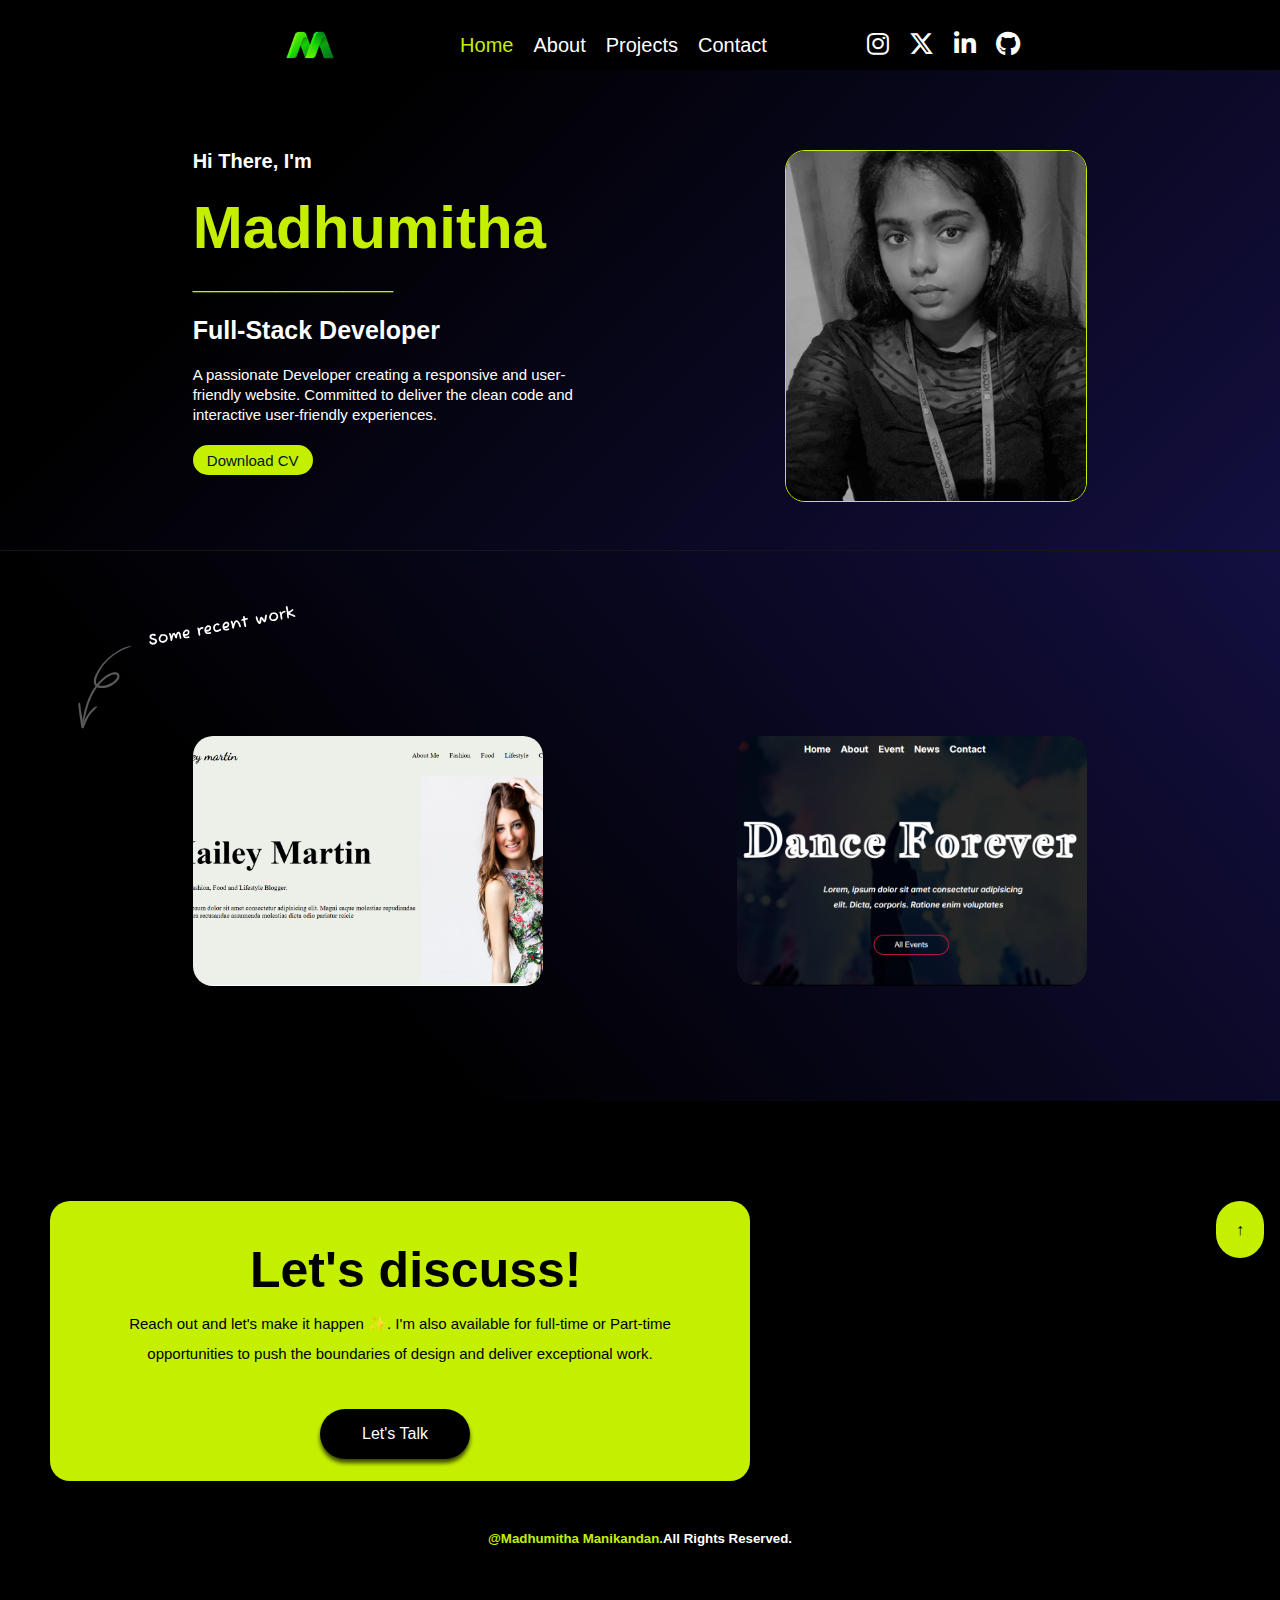
<file: index.html>
<!DOCTYPE html>
<html lang="en">
<head>
    <meta charset="UTF-8">
    <meta name="viewport" content="width=device-width, initial-scale=1.0">
    <title>Document</title>
    <link rel="stylesheet" href="index.css">
    <link rel="stylesheet" href="https://cdnjs.cloudflare.com/ajax/libs/font-awesome/6.7.2/css/all.min.css" integrity="sha512-Evv84Mr4kqVGRNSgIGL/F/aIDqQb7xQ2vcrdIwxfjThSH8CSR7PBEakCr51Ck+w+/U6swU2Im1vVX0SVk9ABhg==" crossorigin="anonymous" referrerpolicy="no-referrer" />
</head>
<body>
    <div class="back">
        <div class="logo">
            <img src="images/logo2.png" alt=""  class="im">
        <ul class="menu">
            <li><a href="#" class="m1"><span>Home</span></a></li>
            <li><a href="about.html" class="m1">About</a></li>
            <li><a href="project.html" class="m1">Projects</a></li>
            <li><a href="contact.html" class="m1">Contact</a></li>
        </ul>
            <ul class="media">
                <li class="social"><a href=""><i class="fa-brands fa-instagram fa-lg"></i></a></li>
                <li class="social"><a href=""><i class="fa-brands fa-x-twitter fa-lg"></i></a></li>
                <li class="social"><a href=""><i class="fa-brands fa-linkedin-in fa-lg"></i></a></li>
                <li class="social"><a href=""><i class="fa-brands fa-github fa-lg"></i></a></li>
            </ul>
        </div>
        <div class="details">
            <div class="mdeta">
        <h2 class="hi">Hi There, I'm</h2>
        <h2 class="name">Madhumitha</h2>
        <h2 class="dash">____________</h2>
        <h2 class="full">Full-Stack Developer</h2>
        <p class="para">A passionate Developer creating a responsive and user-friendly website. Committed to deliver the clean code and interactive user-friendly experiences.</p>
        <a href="images/Madhumitha Front-end.pdf" class="cv">Download CV</a></div>
        <div class="image">
            <img src="images/image.png" class="image1" alt="" width="400px" height="500px">
        </div>     
    </div></div>

    <div class="main">
        <img src="images/work-scribble.svg" alt="" class="scrib">
        <div class="pages">
            <img src="images/Personal.png" alt="" class="blog">
            <img src="images/Event.png" alt="" class="blog">
        </div>
    </div>

    <div class="main1">
        <div class="discuss">
            <h2 class="let">Let's discuss!</h2>
            <p class="para1">Reach out and let's make it happen ✨. I'm also available for full-time or Part-time opportunities to push the boundaries of design and deliver exceptional work.</p>
            <a href="contact.html" class="talk">Let's Talk</a>
        </div>
        <h5 class="rights"><span>@Madhumitha Manikandan.</span> All Rights Reserved.</h5>
        <a href="#" class="top">&#8593;</a>
    </div>
    
</body>
</html>
</file>
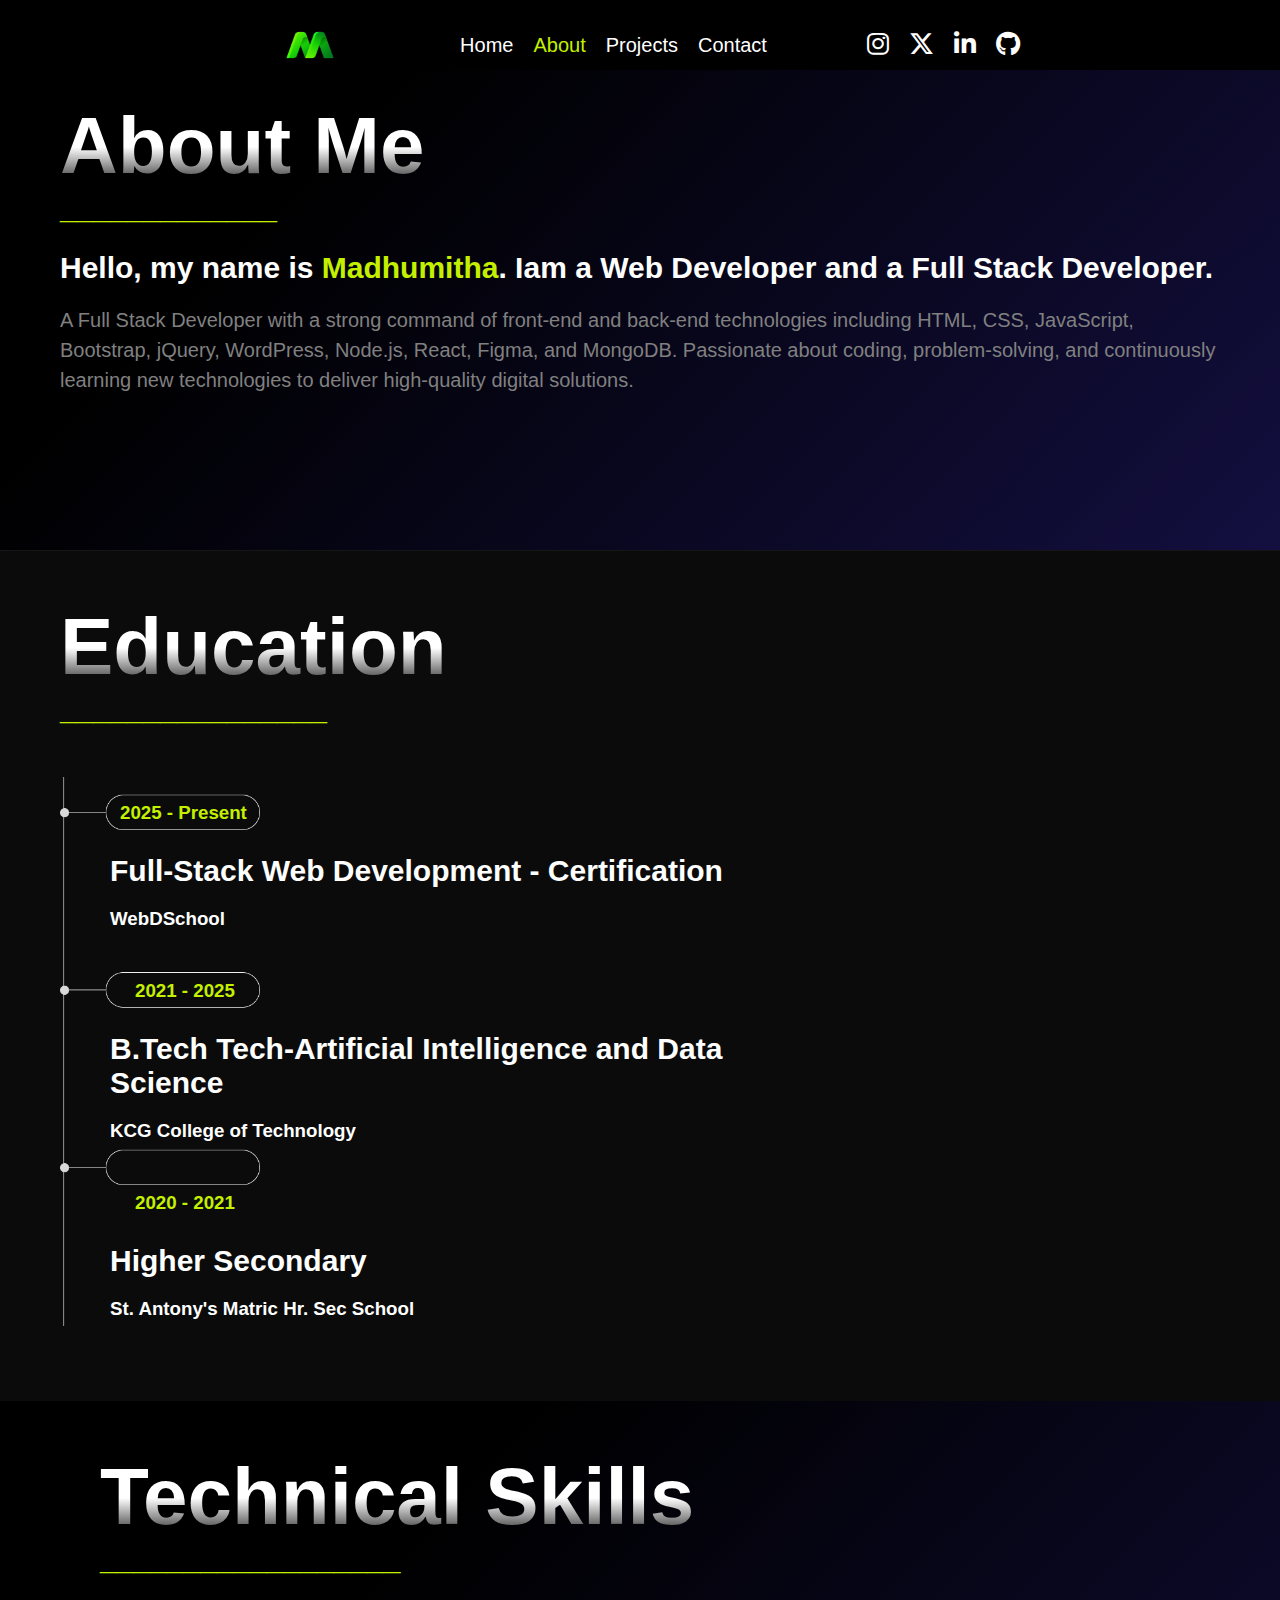
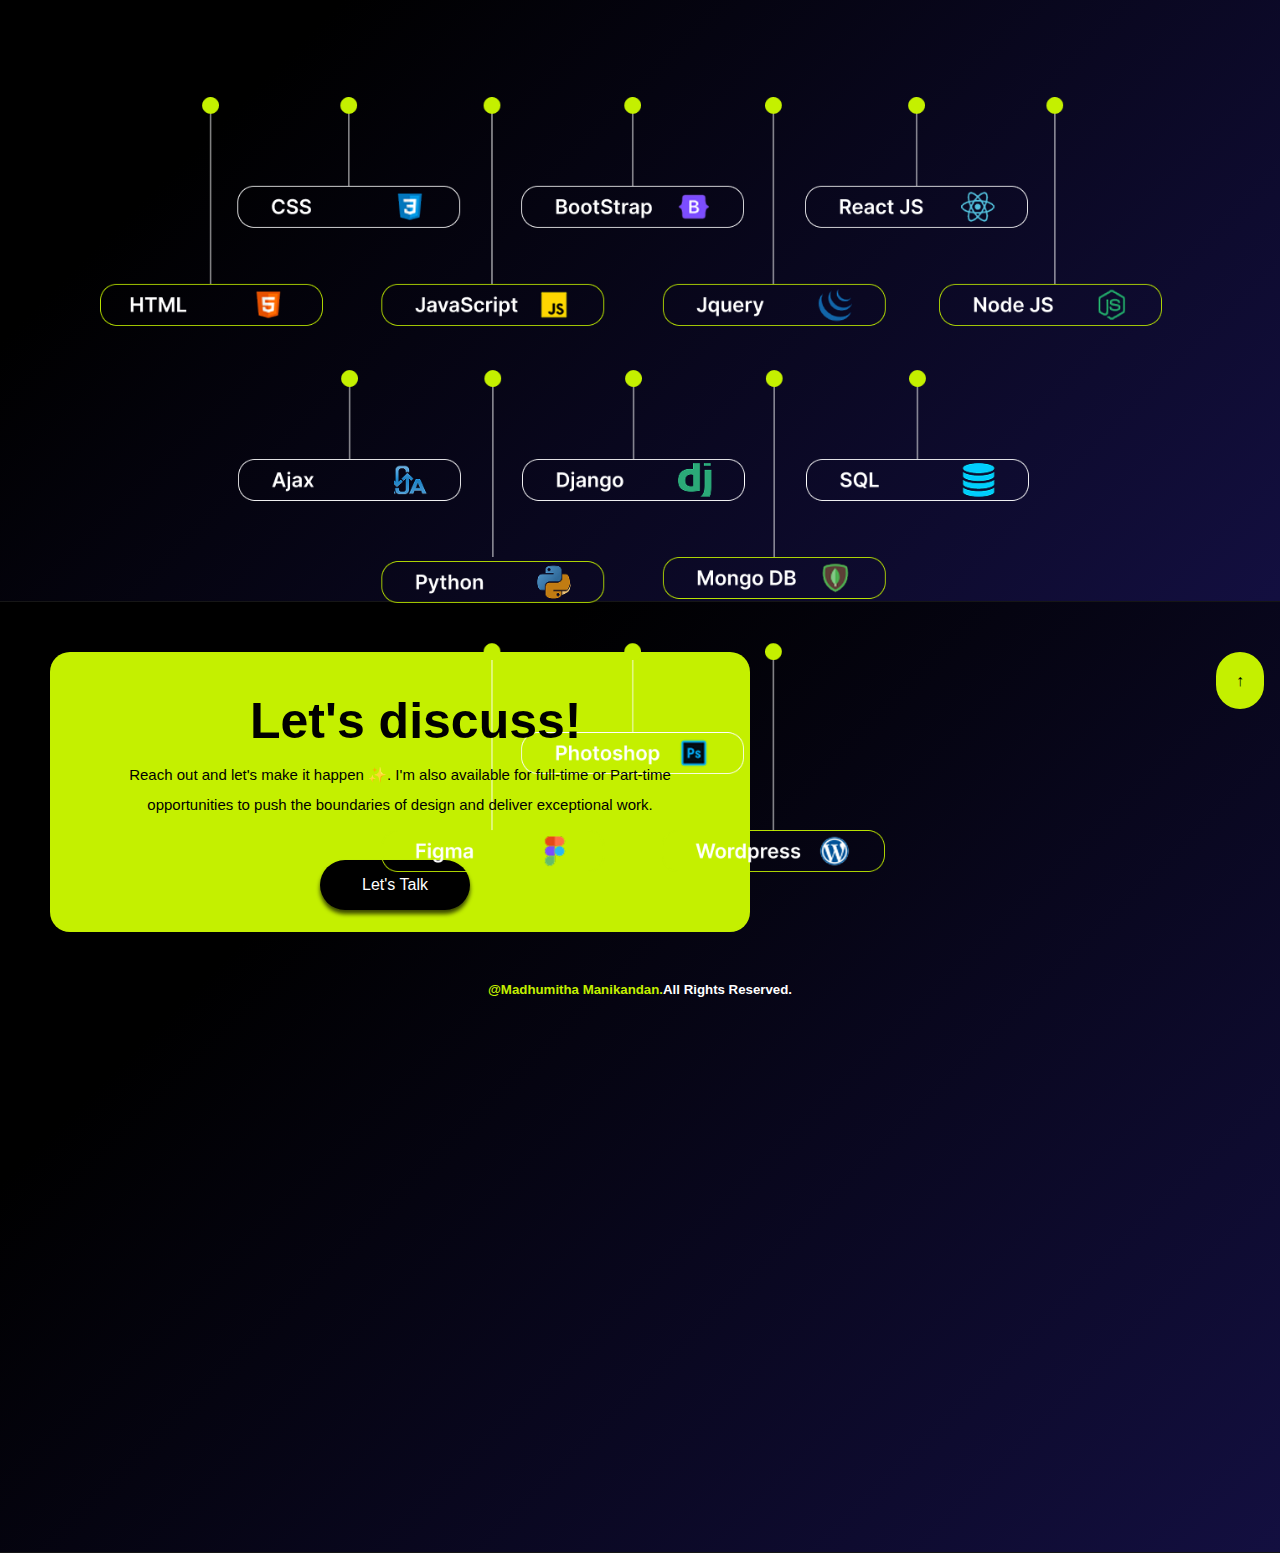
<file: about.html>
<!DOCTYPE html>
<html lang="en">
<head>
    <meta charset="UTF-8">
    <meta name="viewport" content="width=device-width, initial-scale=1.0">
    <title>Document</title>
    <link rel="stylesheet" href="about.css">
    <link rel="stylesheet" href="index.css">
        <link rel="stylesheet" href="https://cdnjs.cloudflare.com/ajax/libs/font-awesome/6.7.2/css/all.min.css" integrity="sha512-Evv84Mr4kqVGRNSgIGL/F/aIDqQb7xQ2vcrdIwxfjThSH8CSR7PBEakCr51Ck+w+/U6swU2Im1vVX0SVk9ABhg==" crossorigin="anonymous" referrerpolicy="no-referrer" />

</head>
<body>
    <div class="back">
    <div class="logo">
            <img src="images/logo2.png" alt=""  class="im">
        <ul class="menu">
            <li><a href="index.html" class="m1">Home</a></li>
            <li><a href="about.html" class="m1"><span>About</span></a></li>
            <li><a href="project.html" class="m1">Projects</a></li>
            <li><a href="contact.html" class="m1">Contact</a></li>
        </ul>
            <ul class="media">
                <li class="social"><a href=""><i class="fa-brands fa-instagram fa-lg"></i></a></li>
                <li class="social"><a href=""><i class="fa-brands fa-x-twitter fa-lg"></i></a></li>
                <li class="social"><a href=""><i class="fa-brands fa-linkedin-in fa-lg"></i></a></li>
                <li class="social"><a href=""><i class="fa-brands fa-github fa-lg"></i></a></li>
            </ul>
        </div>
        <div class="det">
        <h2 class="about">About Me</h2>
        <h2 class="dash">_____________</h2>
        <h2 class="dev">Hello, my name is <span>Madhumitha</span>. Iam a Web Developer and a Full Stack Developer.</h2>
        <p class="para2">A Full Stack Developer with a strong command of front-end and back-end technologies including HTML, CSS, JavaScript, Bootstrap, jQuery, WordPress, Node.js, React, Figma, and MongoDB. Passionate about coding, problem-solving, and continuously learning new technologies to deliver high-quality digital solutions.</p>
    </div>
    </div>

    <div class="back1">
        <h2 class="about">Education</h2>
        <h2 class="dash">________________</h2>
        <div class="li">
            <h3 class="pre">2025 - Present</h3>
            <h2 class="st">Full-Stack Web Development - Certification</h2>
            <h3 class="sc">WebDSchool</h3>
            <h3 class="pre1">2021 - 2025</h3>
            <h2 class="st">B.Tech Tech-Artificial Intelligence and Data Science</h2>
            <h3 class="sc">KCG College of Technology</h3>
            <h3 class="pre1">2020 - 2021</h3>
            <h2 class="st">Higher Secondary</h2>
            <h3 class="sc">St. Antony's Matric Hr. Sec School</h3>
        </div>
    </div>

<div class="back3">
    <h2 class="about">Technical Skills</h2>
    <h2 class="dash">__________________</h2>
    <img src="images/Group 405.png" alt="" class="sk">
</div>
    <div class="back2">
       <div class="discuss">
            <h2 class="let">Let's discuss!</h2>
            <p class="para1">Reach out and let's make it happen ✨. I'm also available for full-time or Part-time opportunities to push the boundaries of design and deliver exceptional work.</p>
            <a href="contact.html" class="talk">Let's Talk</a>
        </div>
        <h5 class="rights"><span>@Madhumitha Manikandan.</span> All Rights Reserved.</h5>
        <a href="#" class="top">&#8593;</a>
    </div> 
    </div>
</body>
</html>
</file>
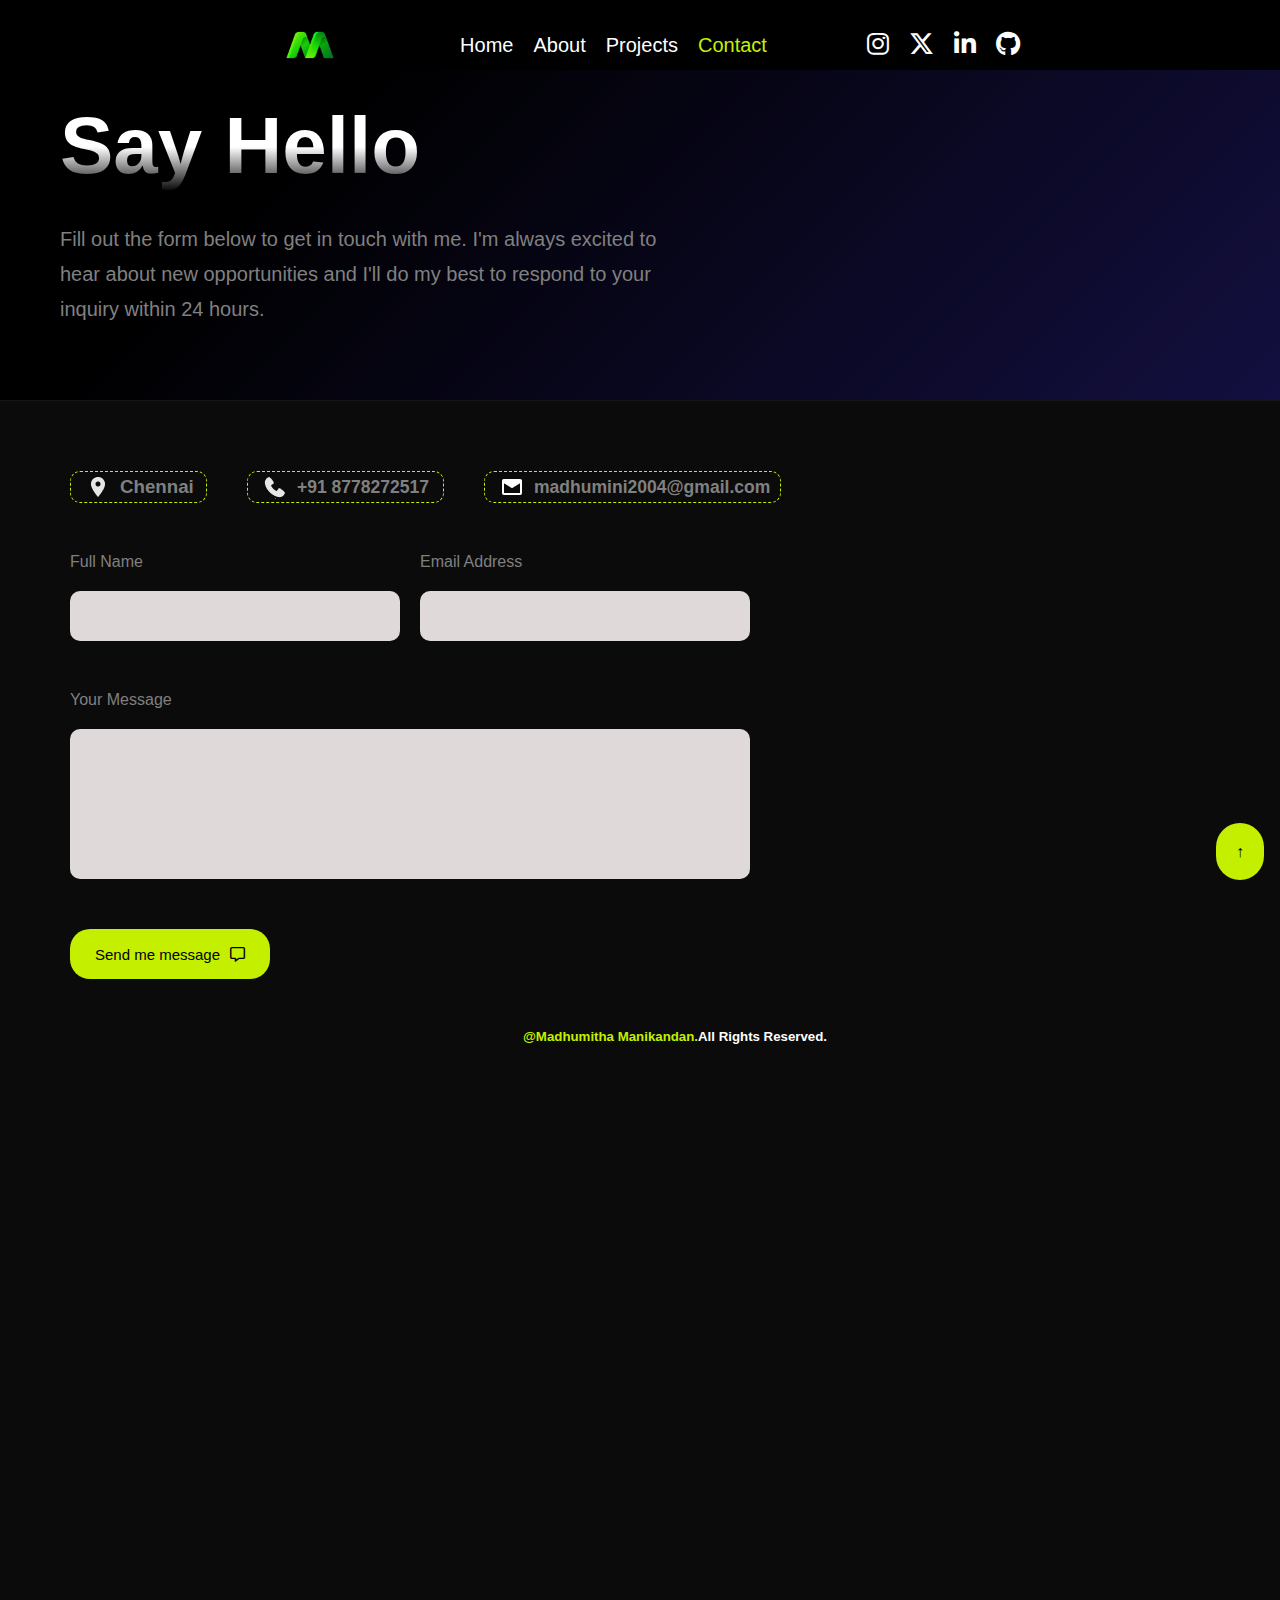
<file: contact.html>
<!DOCTYPE html>
<html lang="en">
<head>
    <meta charset="UTF-8">
    <meta name="viewport" content="width=device-width, initial-scale=1.0">
    <title>Document</title>
    <link rel="stylesheet" href="contact.css">
    <link rel="stylesheet" href="index.css">
    <link rel="stylesheet" href="about.css">
    <link rel="stylesheet" href="https://cdnjs.cloudflare.com/ajax/libs/font-awesome/6.7.2/css/all.min.css" integrity="sha512-Evv84Mr4kqVGRNSgIGL/F/aIDqQb7xQ2vcrdIwxfjThSH8CSR7PBEakCr51Ck+w+/U6swU2Im1vVX0SVk9ABhg==" crossorigin="anonymous" referrerpolicy="no-referrer" />
</head>
<body>
    <div class="back4">
        <div class="logo">
            <img src="images/logo2.png" alt=""  class="im">
        <ul class="menu">
            <li><a href="index.html" class="m1">Home</a></li>
            <li><a href="about.html" class="m1">About</a></li>
            <li><a href="project.html" class="m1">Projects</a></li>
            <li><a href="contact.html" class="m1"><span>Contact</span></a></li>
        </ul>
            <ul class="media">
                <li class="social"><a href=""><i class="fa-brands fa-instagram fa-lg"></i></a></li>
                <li class="social"><a href=""><i class="fa-brands fa-x-twitter fa-lg"></i></a></li>
                <li class="social"><a href=""><i class="fa-brands fa-linkedin-in fa-lg"></i></a></li>
                <li class="social"><a href="https://github.com/monkey200403"><i class="fa-brands fa-github fa-lg"></i></a></li>
            </ul>
        </div>
        <div class="det">
        <h2 class="about">Say Hello</h2>
        <p class="fil">Fill out the form below to get in touch with me. I'm always excited to hear about new opportunities and I'll do my best to respond to your inquiry within 24 hours.</p>
    </div>
    </div>

    <div class="back5">
        <div class="box">
        <div class="box1">
            <img src="images/mdi_location (1).png" class="img1">
            <h3>Chennai</h3>
        </div>
        <div class="box2">
            <img src="images/mingcute_phone-fill (2).png" class="img1">
            <h3>+91 8778272517</h3>
        </div>
        <div class="box3">
            <img src="images/line-md_email-filled.png" class="img1">
            <h3>madhumini2004@gmail.com</h3>
        </div>
        </div>
        <div class="con">
        <div class="con1">
        <p class="na">Full Name</p>
        <input type="text" class="te">
        </div>
        <div class="con2">
        <p class="na">Email Address</p>
        <input type="email" class="te">
        </div>
        </div>
        <p class="na">Your Message</p>
        <input type="text" class="te1">
        <a href="" class="butt">Send me message <i class="fa-regular fa-message" style="color: #000000;"></i></a>
        <h5 class="rights"><span>@Madhumitha Manikandan.</span> All Rights Reserved.</h5>
        <a href="#" class="top">&#8593;</a>
    </div>
    
</body>
</html>
</file>
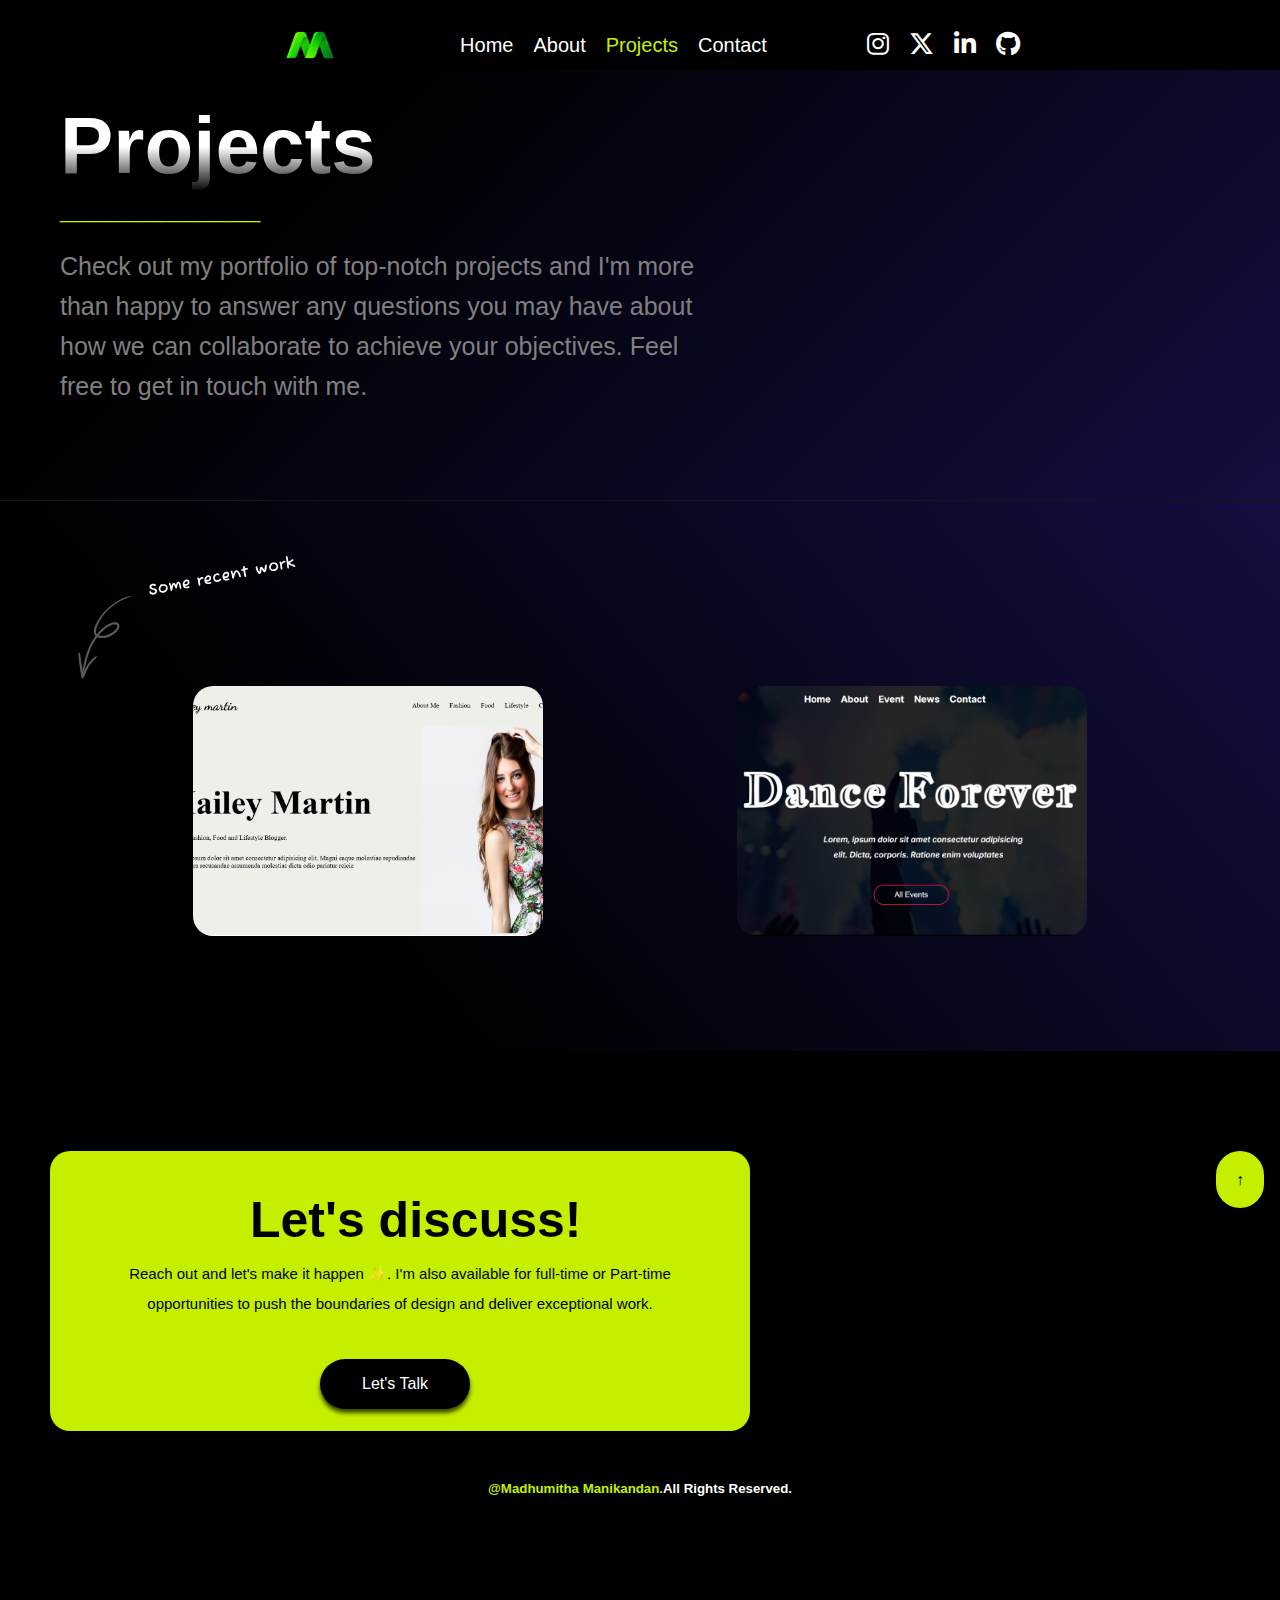
<file: project.html>
<!DOCTYPE html>
<html lang="en">
<head>
    <meta charset="UTF-8">
    <meta name="viewport" content="width=device-width, initial-scale=1.0">
    <title>Document</title>
    <link rel="stylesheet" href="index.css">
    <link rel="stylesheet" href="project.css">
    <link rel="stylesheet" href="about.css">
    <link rel="stylesheet" href="https://cdnjs.cloudflare.com/ajax/libs/font-awesome/6.7.2/css/all.min.css" integrity="sha512-Evv84Mr4kqVGRNSgIGL/F/aIDqQb7xQ2vcrdIwxfjThSH8CSR7PBEakCr51Ck+w+/U6swU2Im1vVX0SVk9ABhg==" crossorigin="anonymous" referrerpolicy="no-referrer" />
</head>
<body>
    <div class="back6">
        <div class="logo">
            <img src="images/logo2.png" alt=""  class="im">
        <ul class="menu">
            <li><a href="index.html" class="m1">Home</a></li>
            <li><a href="about.html" class="m1">About</a></li>
            <li><a href="project.html" class="m1"><span>Projects</span></a></li>
            <li><a href="contact.html" class="m1">Contact</a></li>
        </ul>
            <ul class="media">
                <li class="social"><a href=""><i class="fa-brands fa-instagram fa-lg"></i></a></li>
                <li class="social"><a href=""><i class="fa-brands fa-x-twitter fa-lg"></i></a></li>
                <li class="social"><a href=""><i class="fa-brands fa-linkedin-in fa-lg"></i></a></li>
                <li class="social"><a href=""><i class="fa-brands fa-github fa-lg"></i></a></li>
            </ul>
        </div>
        <div class="det">
        <h2 class="about">Projects</h2>
        <h2 class="dash">____________</h2>
        <p class="para5">Check out my portfolio of top-notch projects and I'm more than happy to answer any questions you may have about how we can collaborate to achieve your objectives. Feel free to get in touch with me.</p>
    </div>
    </div>

    <div class="main">
        <img src="images/work-scribble.svg" alt="" class="scrib">
        <div class="pages">
            <img src="images/Personal.png" alt="" class="blog">
            <img src="images/Event.png" alt="" class="blog">
        </div>
    </div>

    <div class="main1">
        <div class="discuss">
            <h2 class="let">Let's discuss!</h2>
            <p class="para1">Reach out and let's make it happen ✨. I'm also available for full-time or Part-time opportunities to push the boundaries of design and deliver exceptional work.</p>
            <a href="contact.html" class="talk">Let's Talk</a>
        </div>
        <h5 class="rights"><span>@Madhumitha Manikandan.</span> All Rights Reserved.</h5>
        <a href="#" class="top">&#8593;</a>
    </div>
</body>
</html>
</file>
<file: index.css>
*{
    margin: 0;
    padding: 0;
}
@import url('https://fonts.googleapis.com/css2?family=Open+Sans:ital,wght@0,300..800;1,300..800&display=swap');
.back{
    width: 100%;
    height: 700px;
    background-color: #130f40;
    border-bottom: 1px solid rgb(22, 22, 22);
    background-image: linear-gradient(315deg, #130f40 0%, #000000 74%);
}
.m1,.mdeta,.discuss,.rights,.det,.back1,.back3,.back6,.back5{
    font-family: "Open Sans", sans-serif;
  font-optical-sizing: auto;
  font-weight: 100px;
  font-style: normal;
}
html{
    scroll-behavior: smooth;
}
.m1{
    text-decoration: none;
}
.logo{
    position: fixed;
    top: 0;
    background-color: #000000;
    width: 100%;
}
.fa-lg,.m1{
    color: white;
}
.fa-lg:hover,.m1:hover{
    color: rgb(196, 240, 0, 1);
}
.top{
text-decoration: none;  
  position: sticky;
  bottom: 20px;      
  left:95%; 
  text-decoration: none;
  padding: 20px;
  font-family: sans-serif;
  color: black;
  background:rgb(196, 240, 0, 1) ;
  border-radius: 100px;
}
.media{
    display: flex;
    gap: 30px;
    font-size: 18px;
    list-style: none;
}
.menu{
    display: flex;
    gap: 80px;
    font-size: 18px;
    list-style: none;
}
.logo{
    padding-top: 20px;
    display: flex;
    align-items: center;
    justify-content: center;
    gap: 350px;
}
.im{
    width :110px;
}
.hi{
    color: white;
    margin-bottom: 20px;
}
.name{
    color: rgb(196, 240, 0, 1);
    font-size: 80px;
}
.dash{
    color: rgb(196, 240, 0, 1);
    font-size: 30px;
    margin-bottom: 20px;
}
.para{
    width: 500px;
    font-size: 19px;
    line-height: 35px;
    color: white;
    margin-bottom: 20px;
}
.full{
    font-size: 30px;
    color: white;
    margin-bottom: 20px;
}
.cv{
    width: 170px;
    height: 50px;
    background-color: rgb(196, 240, 0, 1);
    border-radius: 20px;
    display: flex;
    flex-wrap: wrap;
    justify-content: center;
    align-items: center;
    text-decoration: none;
    color: #021528;
    font-size: 18px;
}
.cv:hover{
    background-color: transparent;
    border: 1px solid rgb(196, 240, 0, 1);
    color: white;
}
.details{
    display: flex;
    padding-top: 150px;
    justify-content: space-evenly;
}
.image1{
    border-radius: 20px;
    border: 1px solid rgb(196, 240, 0, 1);
    object-fit: cover;
}
.main{
    width: 100%;
    height: 700px;
    background-image: -webkit-linear-gradient(220deg, #130f40 0%, #000000 74%);
    background-image: linear-gradient(230deg, #130f40 0%, #000000 74%);
}
.scrib{
    margin-top: 50px;
    margin-left: 60px;
}
.blog{
    width: 700px;
    height: 400px;
    border-radius: 20px;
    object-fit: cover;
}
.pages{
    display: flex;
    justify-content: space-evenly;
}
.main1{
    width: 100%;
    height: 500px;
    background-color: black;
    padding-top: 150px;
}
.discuss{
    width: 80%;
    height: 350px;
    background-color:rgb(196, 240, 0, 1);
    margin-left: 160px;
    border-radius: 20px;
}
.let{
    font-size: 80px;
    padding-left: 30%;
    padding-top: 40px;
}
.para1{
    width: 800px;
    text-align: center;
    padding-left: 200px;
    line-height: 30px;
    padding-top: 10px;
    font-size: 20px;
}
.talk{
    width: 150px;
    height: 50px;
    background-color: black;
    display: flex;
    justify-content: center;
    align-items: center;
    text-decoration: none;
    color: white;
    border-radius: 100px;
    margin-left: 520px;
    margin-top: 40px;
    box-shadow: 0px 4px 4px 0px rgba(0, 0, 0, 0.70);
}
span{
    color: rgb(196, 240, 0, 1);
}
.rights{
    display: flex;
    justify-content: center;
    margin-top: 70px;
    color: white;
}







@media screen and (max-width : 600px) {
    .logo{
        gap: 30px;
    }
    .im{ 
        width: 50px;
    }
    .menu,.media{
    gap: 10px;
    font-size: 10px;
    list-style: none;
}
.back{
    height: 280px;
}
.hi{
    margin-bottom: 10px;
    font-size: 10px;
}
.name{
    font-size: 30px;
}
.dash{
    font-size: 10px;
     margin-bottom: 10px;
}
.details{
    padding-top: 80px;
}
.full{
    font-size: 15px;
     margin-bottom: 10px;
}
.para{
    width: 200px;
    font-size: 8px;
    line-height: 10px;
    margin-bottom: 10px;
}
.cv{
    width: 80px;
    height: 20px;
    font-size: 10px;
}
.image1{
    width: 100px;
    height: 150px;
}
   .scrib{
    margin-top: 20px;
    margin-left: 30px;
    width: 100px;
   } 
   .blog{
    width: 150px;
    height: 100px;
    border-radius: 5px;
   }
   .main1{
    height: 450px;
    padding-top: 50px;
   }
   .main{
    height: 250px;
   }
   .discuss{
    width: 90%;
    height: 160px;
    margin-left: 20px;
   }
   .let{
    font-size: 30px;
    padding-left: 85px;
    padding-top: 20px;
   }
   .para1{
    width: 300px;
    font-size: 8px;
    padding-left: 40px;
    line-height: 15px;
   }
   .talk{
    width: 80px;
    height: 30px;
    font-size: 10px;
    margin-left: 150px;
    margin-top: 20px;
   }
   .rights{
    margin-top: 40px;
    font-size: 10px;
   }
}

@media (min-width: 650px) and (max-width: 1500px) {
    .back,.main{
        height: 550px;
    }
    .logo{
        gap: 100px;
    }
    .m1{
        font-size: 20px;
    }
    .im{
        width: 100px;
    }
    .menu,.media{
    gap: 20px;
    font-size: 20px;
}
.hi{
    font-size: 20px;
}
.name{
    font-size: 60px;
}
.full{
    font-size: 25px;
}
.para{
    font-size: 15px;
    width: 400px;
    line-height: 20px;
}
.cv{
    width: 120px;
    height: 30px;
    font-size: 15px;
}
.image1{
    width: 300px;
    height: 350px;
}
.blog{
    width: 350px;
    height: 250px;
}
.main1{
    height:900px;
    padding-top: 100px;
}
.discuss{
    width: 700px;
    height: 280px;
    margin-left: 50px;
}
.let{
    font-size: 50px;
    padding-left: 200px;
}
.para1{
    width: 600px;
    font-size: 15px;
    padding-left: 50px;
}
.talk{
    margin-left: 270px;
}
.rights{
    margin-top: 50px;
}
}
</file>
<file: about.css>
*{
    margin: 0;
    padding: 0;
}
body{
    color:#FFF;
}
.about{
    font-size: 100px;
    background: linear-gradient(180deg, #FFF 50.98%, #000 100%);
background-clip: text;
-webkit-background-clip: text;
-webkit-text-fill-color: transparent;

}
.det{
    padding-top: 150px;
padding-left: 150px;
}
.dev{
    color: white;
    padding-top: 20px;
    font-size: 40px;
}
.para2{
    width: 80%;
    padding-top: 20px;
    line-height: 35px;
    font-size: 20px;
    color: gray;
}
.back1{
    height: 800px;
    background-color: rgb(11, 11, 11);
    padding-left: 150px;
    padding-top: 50px;
}
.li{
    background: url(images/Group\ 401.png);
    height: 900px;
    width: 200px;
    margin-top: 50px;
    background-size: contain;
    background-repeat: no-repeat;
}
.pre{
    color:rgb(196, 240, 0, 1) ;
    padding-top: 25px;
    padding-left: 60px;
}
.st{
    font-size: 30px;
    width: 900px;
    padding-top: 30px;
    padding-left: 50px;
}
.sc{
    padding-top: 20px;
    padding-left: 50px;
    width: 600px;
}
.pre1{
    padding-top: 50px;
    padding-left: 75px;
    color:rgb(196, 240, 0, 1) ;
}
.back2{
    width: 100%;
    height: 600px;
    background-color: #130f40;
    border-bottom: 1px solid rgb(22, 22, 22);
    background-image: linear-gradient(315deg, #130f40 0%, #000000 74%);
    padding-top: 200px;
}
.back3{
    height: 1200px;
    background-color: #130f40;
    border-bottom: 1px solid rgb(22, 22, 22);
    background-image: linear-gradient(315deg, #130f40 0%, #000000 74%);
    padding-top: 200px;
    padding-left: 150px;
    padding-top: 50px;
}
.let,.para1{
    color: black;
}
.sk{
    width:80%;
    margin-top: 100px;
    margin-left: 80px;
}



@media screen and (max-width: 600px) {
     .about{
        font-size: 40px;
     }
     .back1{
        padding-left: 40px;
        padding-top: 20px;
        height: 680px;
     }
     .det{
        padding-left: 40px;
        padding-top: 60px;
     }
     .dev{
        padding-top: 5px;
        font-size: 15px;
     }
     .para2{
        width: 95%;
        padding-top: 10px;
        line-height: 15px;
        font-size:11px;
     }

     .li{
        width: 200px;
        margin-top: 30px;
     }
    .pre{
    padding-top: 25px;
    padding-left: 65px;
}
.st{
    font-size: 18px;
    width: 270px;
    padding-top: 30px;
    padding-left: 50px;
}
.sc{
    padding-top: 20px;
    padding-left: 50px;
    width: 260px;
}
.pre1{
    padding-top: 43px;
    padding-left: 75px;
}
.back2{
    padding-top: 50px;
    height: 500px;
}
.back3{
    height: 400px;
    padding-left: 40px;
    padding-top: 20px;
}
.sk{
    width: 300px;
    margin-top: 50px;
    margin-left: 0px;
}


}

@media (min-width: 650px) and (max-width: 1500px){
  .det{
    padding-top: 100px;
    padding-left: 60px;
}
.about{
    font-size: 80px;
}
.back1{
    height: 1200px;
}
.dev{
    color: white;
    padding-top: 5px;
    font-size: 30px;
}
.st{
    width: 690px;
}
.para2{
    width: 95%;
    padding-top: 20px;
    line-height: 30px;
    font-size: 20px;
} 
.back1{
    padding-left:60px ;
    height: 800px;
}
.back2{
    height: 900px;
    padding-top: 50px;
}
.back3{
    height: 750px;
    padding-left: 100px;
}
.sk{
    margin-left: 0px;
    width: 90%;
}
}
</file>
<file: contact.css>
*{
    margin: 0;
    padding: 0;
}
.back4{
    width: 100%;
    height: 450px;
    background-color: #130f40;
    border-bottom: 1px solid rgb(22, 22, 22);
    background-image: linear-gradient(315deg, #130f40 0%, #000000 74%);
}
.fil{
    width: 900px;
    color: gray;
    margin-top: 30px;
    line-height: 35px;
    font-size: 25px;
}
.back5{
    height: 700px;
    background-color:  rgb(11, 11, 11);
    padding-left: 150px;
    padding-top: 70px;
}
.box1{
    width: 150px;
    height: 40px;
    display: flex;
    gap: 10px;
    padding-left: 25px;
    border-radius: 10px;
    align-items: center;
    color: gray;
    border: 1px dashed rgb(196, 240, 0, 1) ;
}
.box2{
    width: 200px;
    height: 40px;
    display: flex;
    gap: 10px;
    padding-left: 25px;
    border-radius: 10px;
    align-items: center;
    color: gray;
    border: 1px dashed rgb(196, 240, 0, 1) ;
}
.box3{
    width: 300px;
    height: 40px;
    display: flex;
    gap: 10px;
    padding-left: 25px;
    border-radius: 10px;
    align-items: center;
    color: gray;
    border: 1px dashed rgb(196, 240, 0, 1) ;
}
.box{
    display: flex;
    gap: 60px;
}
.na{
    color: gray;
    margin-top: 50px;
}
.te{
    width: 600px;
    background-color: rgb(224, 217, 217);
    height: 50px;
    border-radius: 10px;
    border: none;
    margin-top: 20px;
}
.con{
    display: flex;
    gap: 20px;
}
.te1{
    width: 1220px;
    background-color: rgb(224, 217, 217);
    height: 150px;
    border-radius: 10px;
    border: none;
    margin-top: 20px;
}
.butt{
    text-decoration: none;
    color: black;
    font-size: 15px;
    margin-top: 50px;
    width: 200px;
    height: 50px;
    border-radius: 20px;
    display: flex;
    gap: 10px;
    align-items: center;
    justify-content: center;
    background-color:rgb(196, 240, 0, 1) ;
}

@media screen and (max-width : 600px){
.back4{
    height: 200px;
}
.back5{
    padding-left: 20px;
    padding-top: 40px;
    height: 500px;
}
    .fil{
    width: 300px;
    font-size: 10px;
    margin-top: 10px;
    line-height: 20px;
}
.box1{
    width: 60px;
    gap: 3px;
    height: 20px;
    font-size: 8px;
    padding-left: 5px;
}
.box2{
    width: 90px;
    gap: 3px;
    height: 20px;
    font-size: 8px;
    padding-left: 5px;
}
.box3{
    width: 150px;
    gap: 3px;
    height: 20px;
    font-size: 8px;
    padding-left: 5px;
}
.img1{
    width: 12px;
}
.box{
    gap: 10px;
}
.na{
    font-size: 12px;
    margin-top: 30px;
}
.te{
    width: 150px;
    height: 30px;
    margin-top: 10px;
}
.te1{
    width: 320px;
    height: 70px;
    margin-top: 10px;
}
.butt{
    width: 140px;
    height: 35px;
    font-size: 10px;

}
}

@media (min-width: 650px) and (max-width: 1500px){
   .back4{
    height: 400px;
   } 
   .back5{
    height: 1200px;
    padding-left: 70px;
   }
   .fil{
    width: 600px;
    font-size: 20px;
   }
   .box1{
    height: 30px;
    width: 120px;
    padding-left: 15px;
   }
   .box2{
    width: 180px;
    height: 30px;
    font-size: 15px;
    padding-left: 15px;
   }
   .box3{
    width: 280px;
    height: 30px;
    font-size: 15px;
    padding-left: 15px;
   }
   .box{
    gap: 40px;
   }
   .te{
    width: 330px;
   }
   .te1{
    width: 680px;
   }
}
</file>
<file: project.css>
*{
    margin: 0;
    padding: 0;
}
.para5{
    width: 900px;
    font-size: 25px;
    line-height: 40px;
    color: gray;
}
.back6{
    height: 500px;
    background-color: #130f40;
    border-bottom: 1px solid rgb(22, 22, 22);
    background-image: linear-gradient(315deg, #130f40 0%, #000000 74%);
}


@media screen and (max-width : 600px) {
    .back6{
        height: 300px;
    }
    .para5{
        font-size: 15px;
        line-height: 25px;
        width: 300px;
    }
}


@media (min-width: 650px) and (max-width: 1500px) {
    .para5{
        width: 650px;
    }
}
</file>
